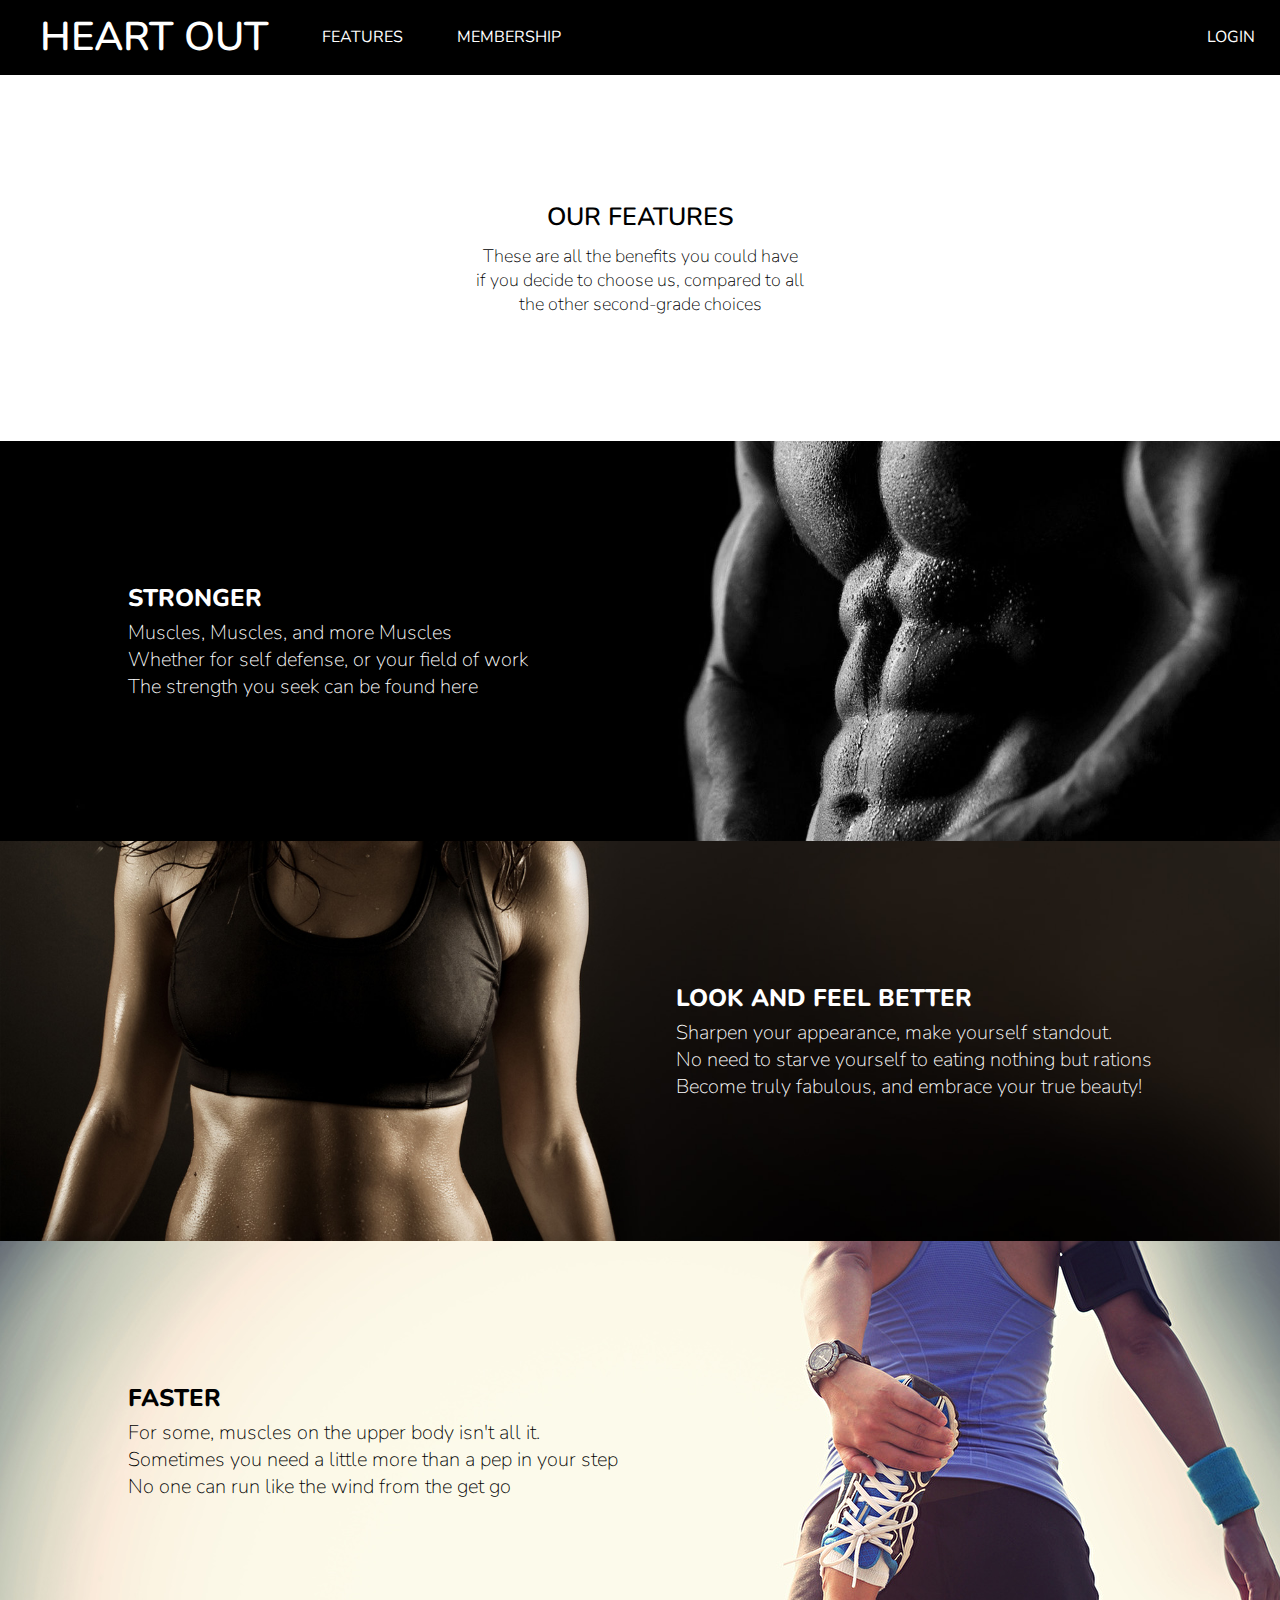
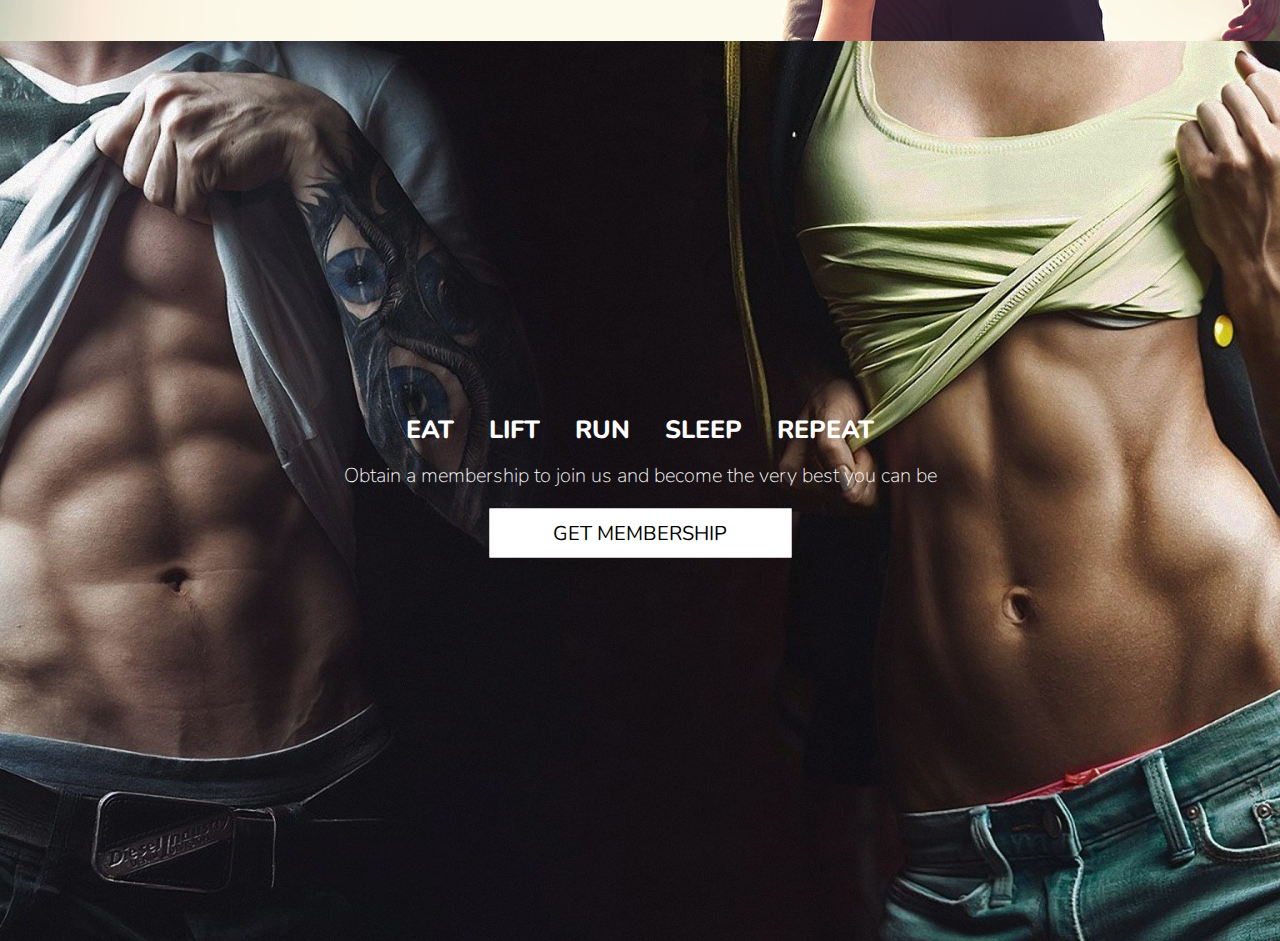
<file: features.html>
<head>
	<title>Heart Out - Features</title>
	<link rel="stylesheet" type="text/css" href="css/global.css">
	<link rel="stylesheet" type="text/css" href="css/features.css">
</head>
<body>
	<div class="navigation">
		<div class="left">
			<a href="index.html" class="logo">Heart Out</a>
			<a href="features.html">Features</a>
			<a href="membership.html">Membership</a>
		</div>
		<div class="right">
			<a href="login.html">Login</a>
		</div>
	</div>
	<div class="feature-desc">
		<span class="title">Our Features</span>
		These are all the benefits you could have<br>
		if you decide to choose us, compared to all<br>
		the other second-grade choices
	</div>
	<div class="category">
		<img src="image/muscle.jpg" class="category-picture">
		<div class="category-desc">
			<span class="title">Stronger</span>
			Muscles, Muscles, and more Muscles<br>
			Whether for self defense, or your field of work<br>
			The strength you seek can be found here<br>
		</div>
	</div>
	<div class="category">
		<img src="image/girl.jpg" class="category-picture image-flip">
		<div class="category-desc-right">
			<span class="title">Look and feel better</span>
			Sharpen your appearance, make yourself standout.<br>
			No need to starve yourself to eating nothing but rations<br>
			Become truly fabulous, and embrace your true beauty!
		</div>
	</div>
	<div class="category">
		<img src="image/run.jpg" class="category-picture image-up">
		<div class="category-desc black-font">
			<span class="title">Faster</span>
			For some, muscles on the upper body isn't all it.<br>
			Sometimes you need a little more than a pep in your step<br>
			No one can run like the wind from the get go<br>
		</div>
	</div>
	<div class="subscribe">
		<img src="image/subscribe.jpg" class="sub-picture">
		<div class="sub-desc">
			<div>
				<span class="big-info">Eat</span>
				<span class="big-info">Lift</span>
				<span class="big-info">Run</span>
				<span class="big-info">Sleep</span>
				<span class="big-info">Repeat</span>
			</div>
			Obtain a membership to join us and become the very best you can be
			<a href="membership.html" class="subscribe-btn">Get Membership</a>
		</div>
	</div>
</body>
</file>
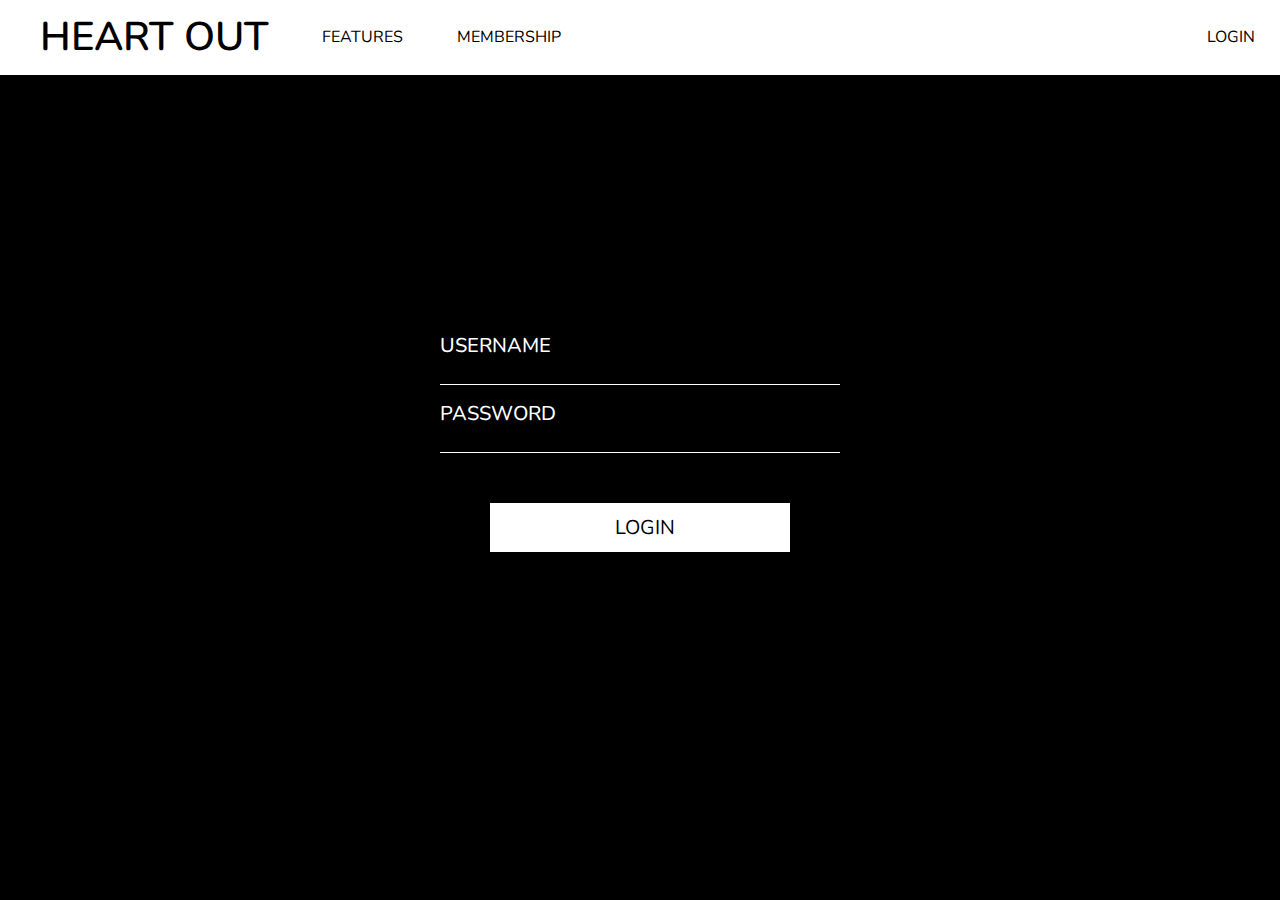
<file: login.html>
<head>
	<title>Heart Out - Login</title>
	<link rel="stylesheet" type="text/css" href="css/global.css">
	<link rel="stylesheet" type="text/css" href="css/login.css">
</head>
<body>
	<div class="navigation">
		<div class="left">
			<a href="index.html" class="logo">Heart Out</a>
			<a href="features.html">Features</a>
			<a href="membership.html">Membership</a>
		</div>
		<div class="right">
			<a href="login.html">Login</a>
		</div>
	</div>
	<div class="loginform">
		<form method="POST">
			<label for="username">Username</label>
			<input type="text" name="username" id="username" required>
			<label for="password">Password</label>
			<input type="password" name="password" id="password" required>
			<input type="submit" value="login">
		</form>
	</div>
</body>
</file>
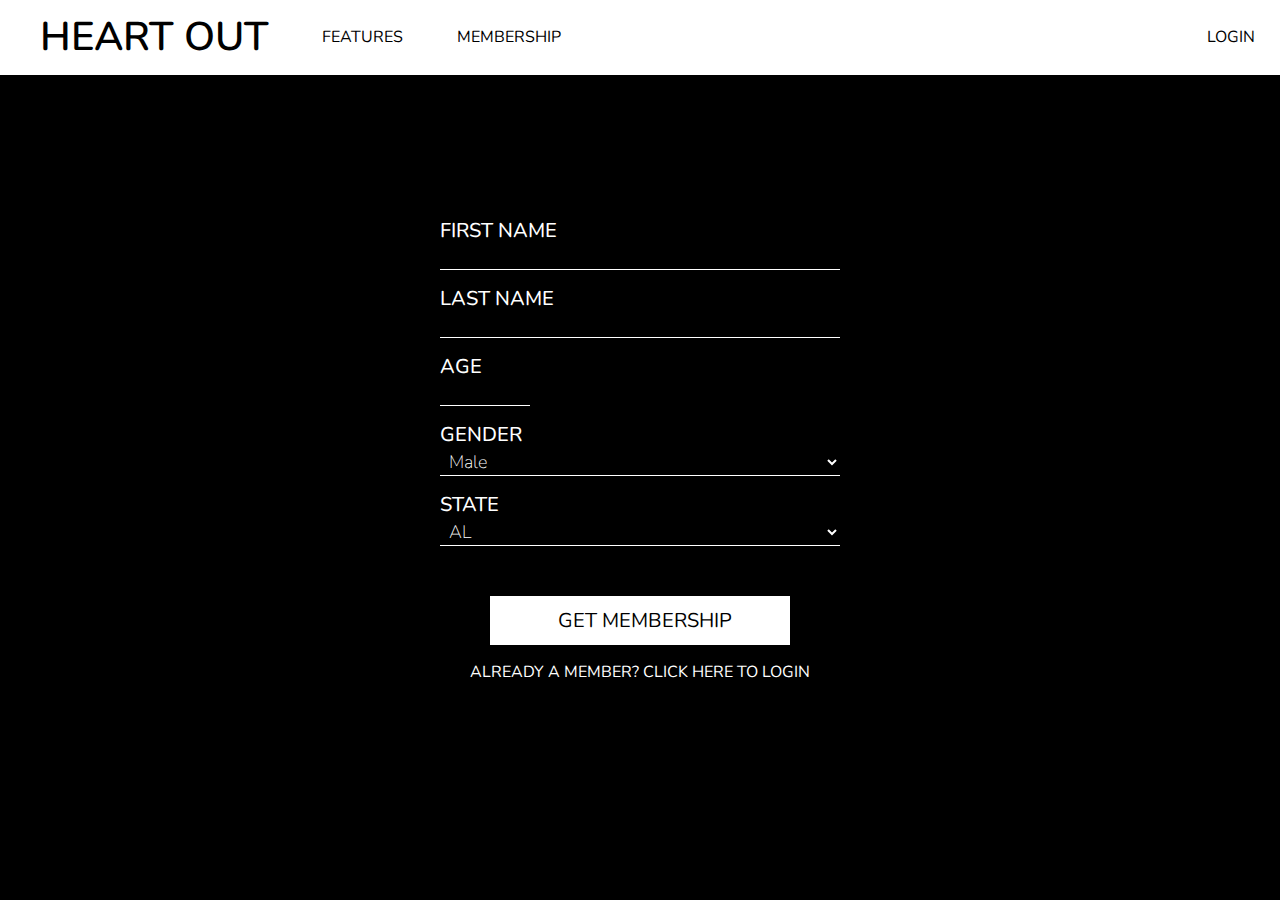
<file: membership.html>
<head>
	<title>Heart Out - Membership</title>
	<link rel="stylesheet" type="text/css" href="css/global.css">
	<link rel="stylesheet" type="text/css" href="css/membership.css">
</head>
<body>
	<div class="navigation">
		<div class="left">
			<a href="index.html" class="logo">Heart Out</a>
			<a href="features.html">Features</a>
			<a href="membership.html">Membership</a>
		</div>
		<div class="right">
			<a href="login.html">Login</a>
		</div>
	</div>
	<div class="memform">
		<form method="POST">
			<label for="txtfirstname">First Name</label>
			<input type="text" name="firstname" id="txtfirstname" required>
			<label for="txtlastname">Last Name</label>
			<input type="text" name="lastname" id="txtlastname" required>
			<label for="txtage">Age</label>
			<input type="number" class="age" name="age" id="txtage" min="1" max="200" maxlength="3" required>
			<label for="txtgender">Gender</label>
			<select name="gender" required>
				<option value="male">Male</option>
				<option value="female">Female</option>
				<option value="other">Other</option>
			</select>
			<label for="txtstate">State</label>
			<select name="state" required>
				<option value="AL">AL</option>
				<option value="AK">AK</option>
				<option value="AZ">AZ</option>
				<option value="AR">AR</option>
				<option value="CA">CA</option>
				<option value="CO">CO</option>
				<option value="CT">CT</option>
				<option value="DE">DE</option>
				<option value="FL">FL</option>
				<option value="GA">GA</option>
				<option value="HI">HI</option>
				<option value="ID">ID</option>
				<option value="IL">IL</option>
				<option value="IN">IN</option>
				<option value="IA">IA</option>
				<option value="KS">KS</option>
				<option value="KY">KY</option>
				<option value="LA">LA</option>
				<option value="ME">ME</option>
				<option value="MD">MD</option>
				<option value="MA">MA</option>
				<option value="MI">MI</option>
				<option value="MN">MN</option>
				<option value="MS">MS</option>
				<option value="MO">MO</option>
				<option value="MT">MT</option>
				<option value="NE">NE</option>
				<option value="NV">NV</option>
				<option value="NJ">NJ</option>
				<option value="NM">NM</option>
				<option value="NY">NY</option>
				<option value="NC">NC</option>
				<option value="ND">ND</option>
				<option value="OH">OH</option>
				<option value="OK">OK</option>
				<option value="OR">OR</option>
				<option value="PA">PA</option>
				<option value="RI">RI</option>
				<option value="SC">SC</option>
				<option value="SD">SD</option>
				<option value="TN">TN</option>
				<option value="TX">TX</option>
				<option value="UT">UT</option>
				<option value="VT">VT</option>
				<option value="VA">VA</option>
				<option value="WA">WA</option>
				<option value="WV">WV</option>
				<option value="WI">WI</option>
				<option value="WY">WY</option>
			</select>
			<input type="submit" value="Get membership">
		</form>
		<a href="login.html">Already a member? Click here to login</a>
	</div>
</body>
</file>
<file: css/global.css>
@import url('https://fonts.googleapis.com/css?family=Nunito:200,300,400,600,700,800,900');

body{
	margin: 0;
	padding: 0;
	font-family: 'Nunito', sans-serif;
}

.navigation{
	font-family: 'Nunito', sans-serif;
	font-weight: 400;
	position: fixed;
	top: 0;
	left: 0;
	width: 100%;
	height: 75px;
	background-color: transparent;
	color: white;
	vertical-align: middle;
	z-index: 99;
}

.navigation a{
	color: white;
	vertical-align: middle;
	text-decoration: none;
	line-height: 75px;
	display: inline-block;
	margin: 0px 25px;
	text-transform: uppercase;
}

.navigation .logo{
	text-transform: uppercase;
	font-size: 40px;
	margin-left: 40px;
	font-weight: 600;
}

.left{
	float: left;
}

.right{
	float: right;
}
</file>
<file: css/features.css>
.navigation{
	background-color: black;
}

.feature-desc{
	color: black;
	display: block;
	margin-top: 75px;
	text-align: center;
	padding: 125px 0px;
	font-size: 18px;
	font-weight: 200;
}

.feature-desc > .title{
	display: block;
	margin-bottom: 10px;
	font-size: 25px;
	text-transform: uppercase;
	font-weight: 600;
}

.category
{
	position: relative;
	height: 400px;
	width: 100%;
	color: white;
}

.category-picture{
	object-fit: cover;
	width: 100%;
	height: 100%;
}

.image-up{
	object-position: 50% 0%;
}

.image-down{
	object-position: 50% 100%;
}

.image-flip{
	-moz-transform: scaleX(-1);
	-o-transform: scaleX(-1);
	-webkit-transform: scaleX(-1);
	transform: scaleX(-1);
}

.category > .category-desc{
	position: absolute;
	top: 50%;
	left: 10%;
	transform: translate(0, -50%);
	font-weight: 200;
	font-size: 20px;
}

.category > .category-desc-right{
	position: absolute;
	top: 50%;
	right: 10%;
	transform: translate(0, -50%);
	font-weight: 200;
	font-size: 20px;
}

.category-desc > .title, .category-desc-right > .title{
	display: block;
	margin-bottom: 5px;
	font-size: 24px;
	text-transform: uppercase;
	font-weight: 800;
}

.black-font{
	color: black;
}

.subscribe
{
	position: relative;
	height: 100%;
	width: 100%;
	color: white;
}

.sub-picture{
	object-fit: cover;
	width: 100%;
	height: 100%;
	-webkit-animation: subpic 10s infinite; /* Safari 4+ */
	-moz-animation: subpic 10s infinite; /* Fx 5+ */
	-o-animation: subpic 10s infinite; /* Opera 12+ */
	animation: subpic 10s infinite; /* IE 10+, Fx 29+ */
}

@keyframes subpic{
	0%{
		-webkit-filter: brightness(100%) contrast(100%); /* Safari */
		filter: brightness(100%) contrast(100%);
	}
	50%{
		-webkit-filter: brightness(80%) contrast(150%); /* Safari */
		filter: brightness(80%) contrast(150%);
	}
	100%{
		-webkit-filter: brightness(100%) contrast(100%); /* Safari */
		filter: brightness(100%) contrast(100%);
	}
}

.sub-desc{
	position: absolute;
	top: 50%;
	left: 50%;
	transform: translate(-50%, -50%);
	font-weight: 200;
	font-size: 20px;
	text-align: center;
}

.big-info{
	font-size: 25px;
	text-transform: uppercase;
	font-weight: 800;
	margin: 8px 15px 15px;
	display: inline-block;
}

.subscribe-btn{
	display: block;
	background-color: white;
	text-decoration: none;
	color: black;
	width: 300px;
	padding: 10px 0px;
	margin: 20px auto;
	font-weight: 400;
	text-transform: uppercase;
	border: 1px solid white;
}

.subscribe-btn:hover{
	background-color: black;
	color: white
}
</file>
<file: css/login.css>
.navigation{
	background-color: white;
}

.navigation a{
	color: black;
}

body{
	background-color: black;
}

.loginform{
	position: absolute;
	top: 50%;
	left: 50%;
	transform: translate(-50%, -50%);
	color: white;
}

.loginform > form{
	width: 400px;
}

label{
	display: block;
	text-transform: uppercase;
	font-weight: 500;
	font-size: 20px;
	margin-bottom: 1px;
}

input{
	display: block;
	width: 100%;
	margin-bottom: 15px;
	outline: none;
	background-color: transparent;
	color: white;
	padding: 0;
	border: 0;
	font-family: 'Nunito', sans-serif;
	border-bottom: 1px solid white;
	text-indent: 10px;
	font-size: 18px;
	font-weight: 200;
}

input:focus{
	border-bottom: 1px solid #28a2ff;
}

input[type="submit"]{
	display: block;
	background-color: white;
	text-decoration: none;
	color: black;
	width: 300px;
	padding: 10px 0px;
	margin: 50px auto 0;
	font-weight: 400;
	text-transform: uppercase;
	border: 1px solid white;
	font-size: 20px;
}

input[type="submit"]:hover{
	background-color: black;
	color: white
}
</file>
<file: css/membership.css>
.navigation{
	background-color: white;
}

.navigation a{
	color: black;
}

body{
	background-color: black;
}

.memform{
	position: absolute;
	top: 50%;
	left: 50%;
	transform: translate(-50%, -50%);
	color: white;
}

.memform > form{
	width: 400px;
}

.memform a{
	color: white;
	text-align: center;
	text-decoration: none;
	display: block;
	text-transform: uppercase;
}

label{
	display: block;
	text-transform: uppercase;
	font-weight: 500;
	font-size: 20px;
	margin-bottom: 1px;
}

input{
	display: block;
	width: 100%;
	margin-bottom: 15px;
	outline: none;
	background-color: transparent;
	color: white;
	padding: 0;
	border: 0;
	font-family: 'Nunito', sans-serif;
	border-bottom: 1px solid white;
	text-indent: 10px;
	font-size: 18px;
	font-weight: 200;
}

input:focus{
	border-bottom: 1px solid #28a2ff;
}

input[type="number"]::-webkit-outer-spin-button, input[type="number"]::-webkit-inner-spin-button {
    -webkit-appearance: none;
    margin: 0;
}

.age{
	width: 90px;
}

input[type="submit"]{
	display: block;
	background-color: white;
	text-decoration: none;
	color: black;
	width: 300px;
	padding: 10px 0px;
	margin: 50px auto 0;
	font-weight: 400;
	text-transform: uppercase;
	border: 1px solid white;
	font-size: 20px;
}

input[type="submit"]:hover{
	background-color: black;
	color: white
}

select{
	display: block;
	width: 100%;
	margin-bottom: 15px;
	outline: none;
	background-color: transparent;
	color: white;
	padding: 0;
	border: 0;
	font-family: 'Nunito', sans-serif;
	border-bottom: 1px solid white;
	text-indent: 5px;
	font-size: 18px;
	font-weight: 200;
}

select:focus{
	border-bottom: 1px solid #28a2ff;
}

select option{
	color: black;
	font-weight: 200;
}
</file>
